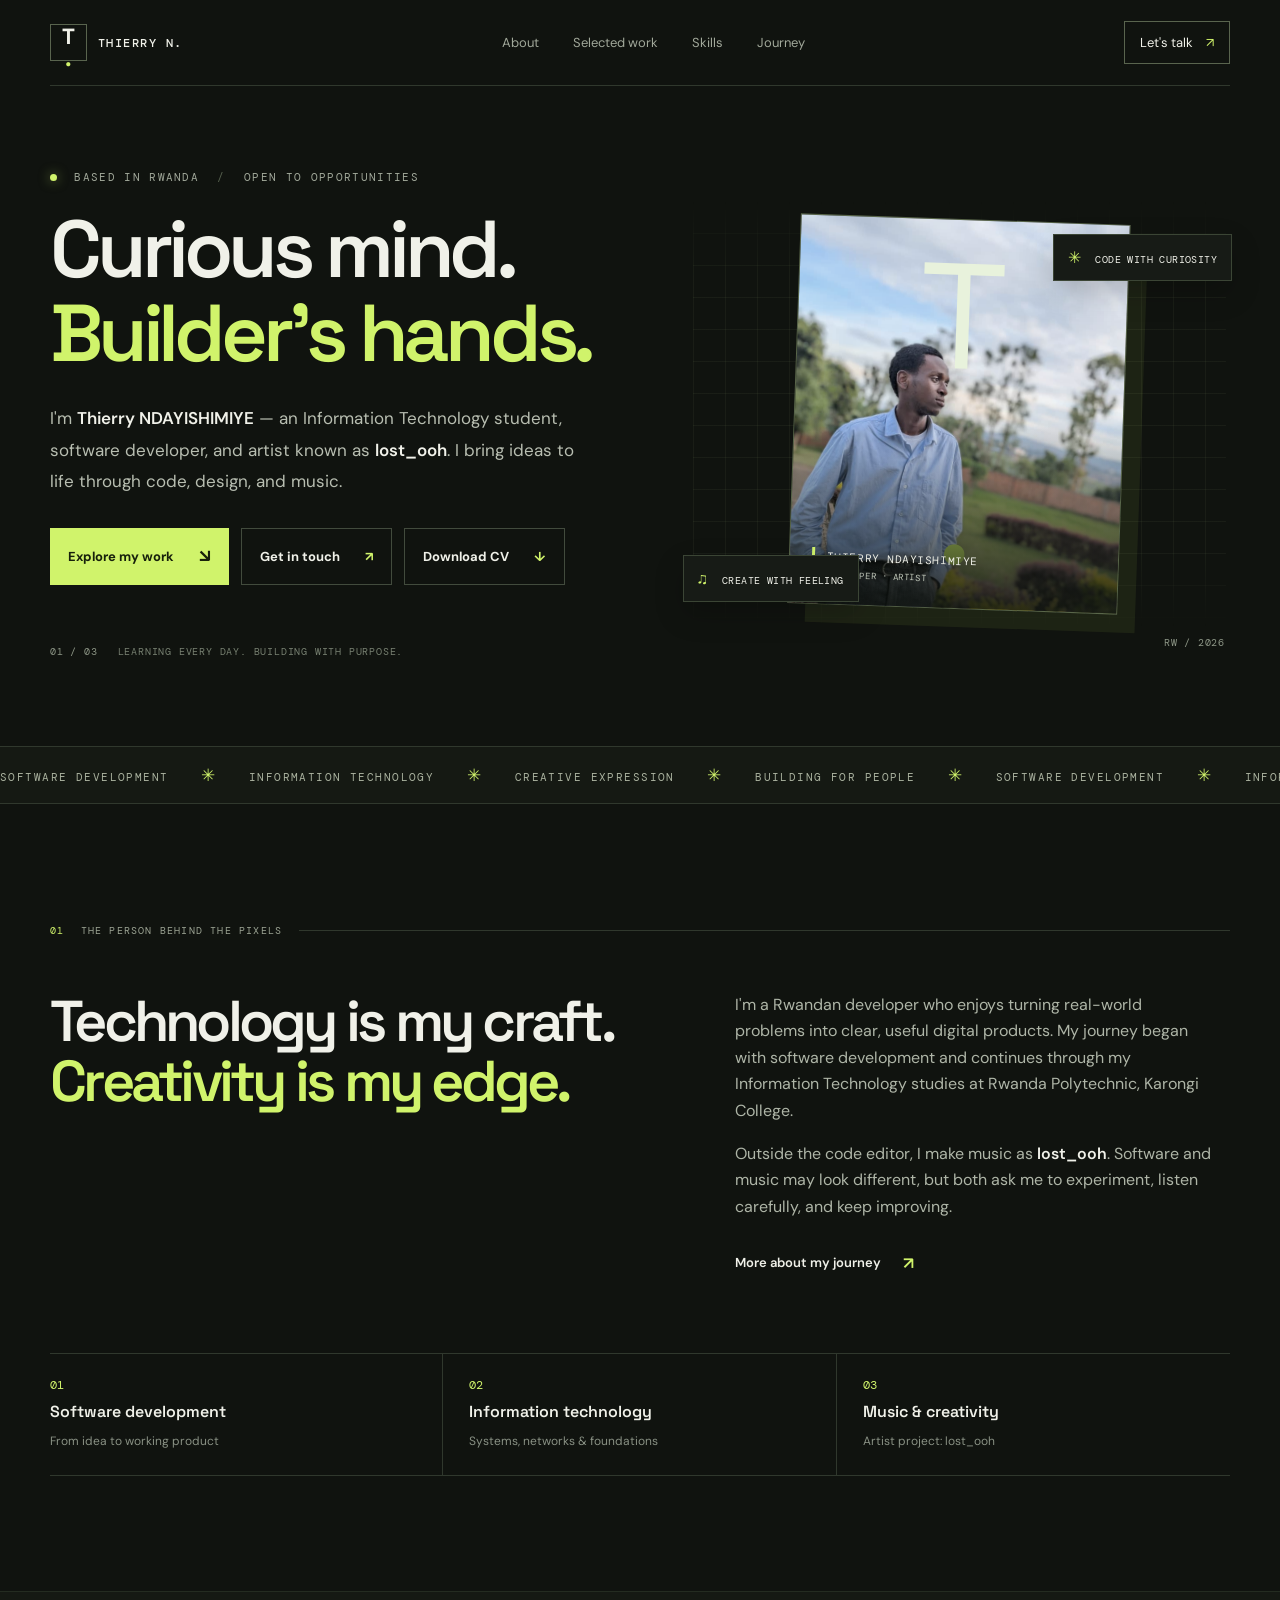
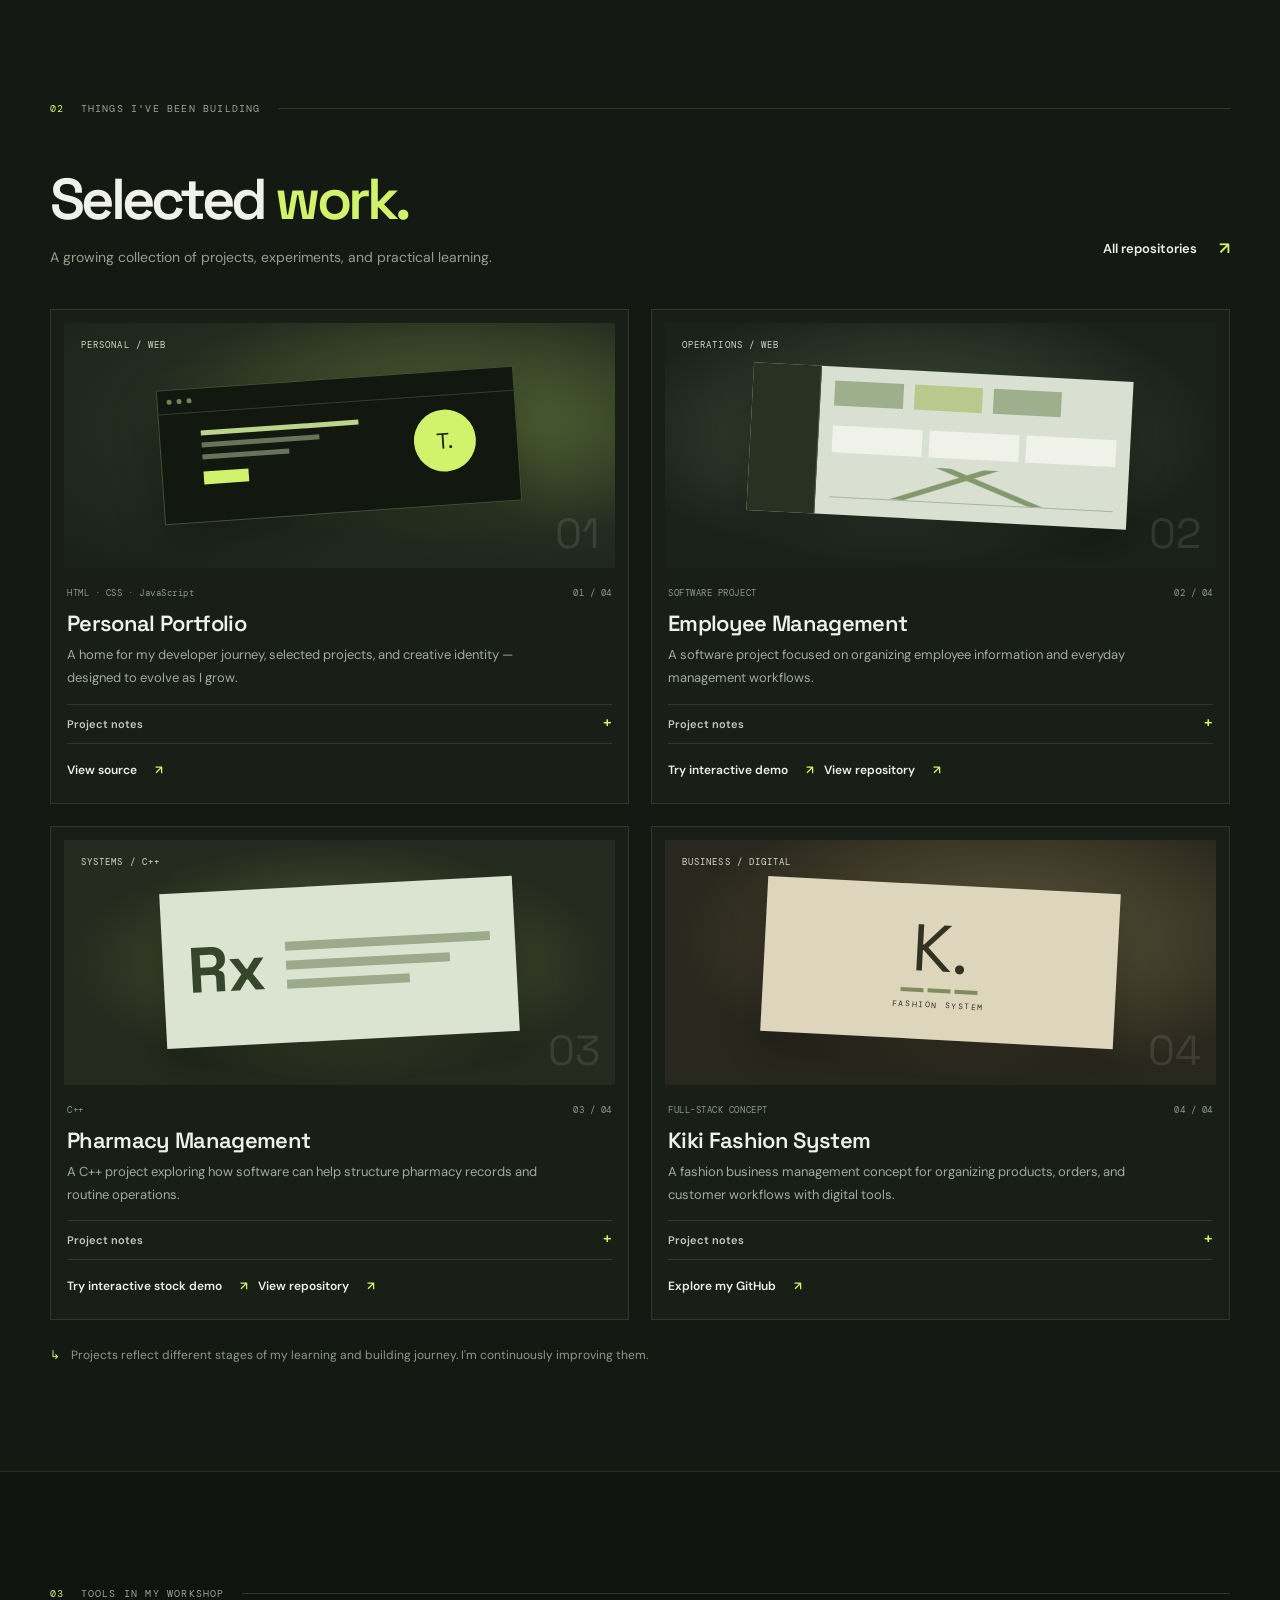
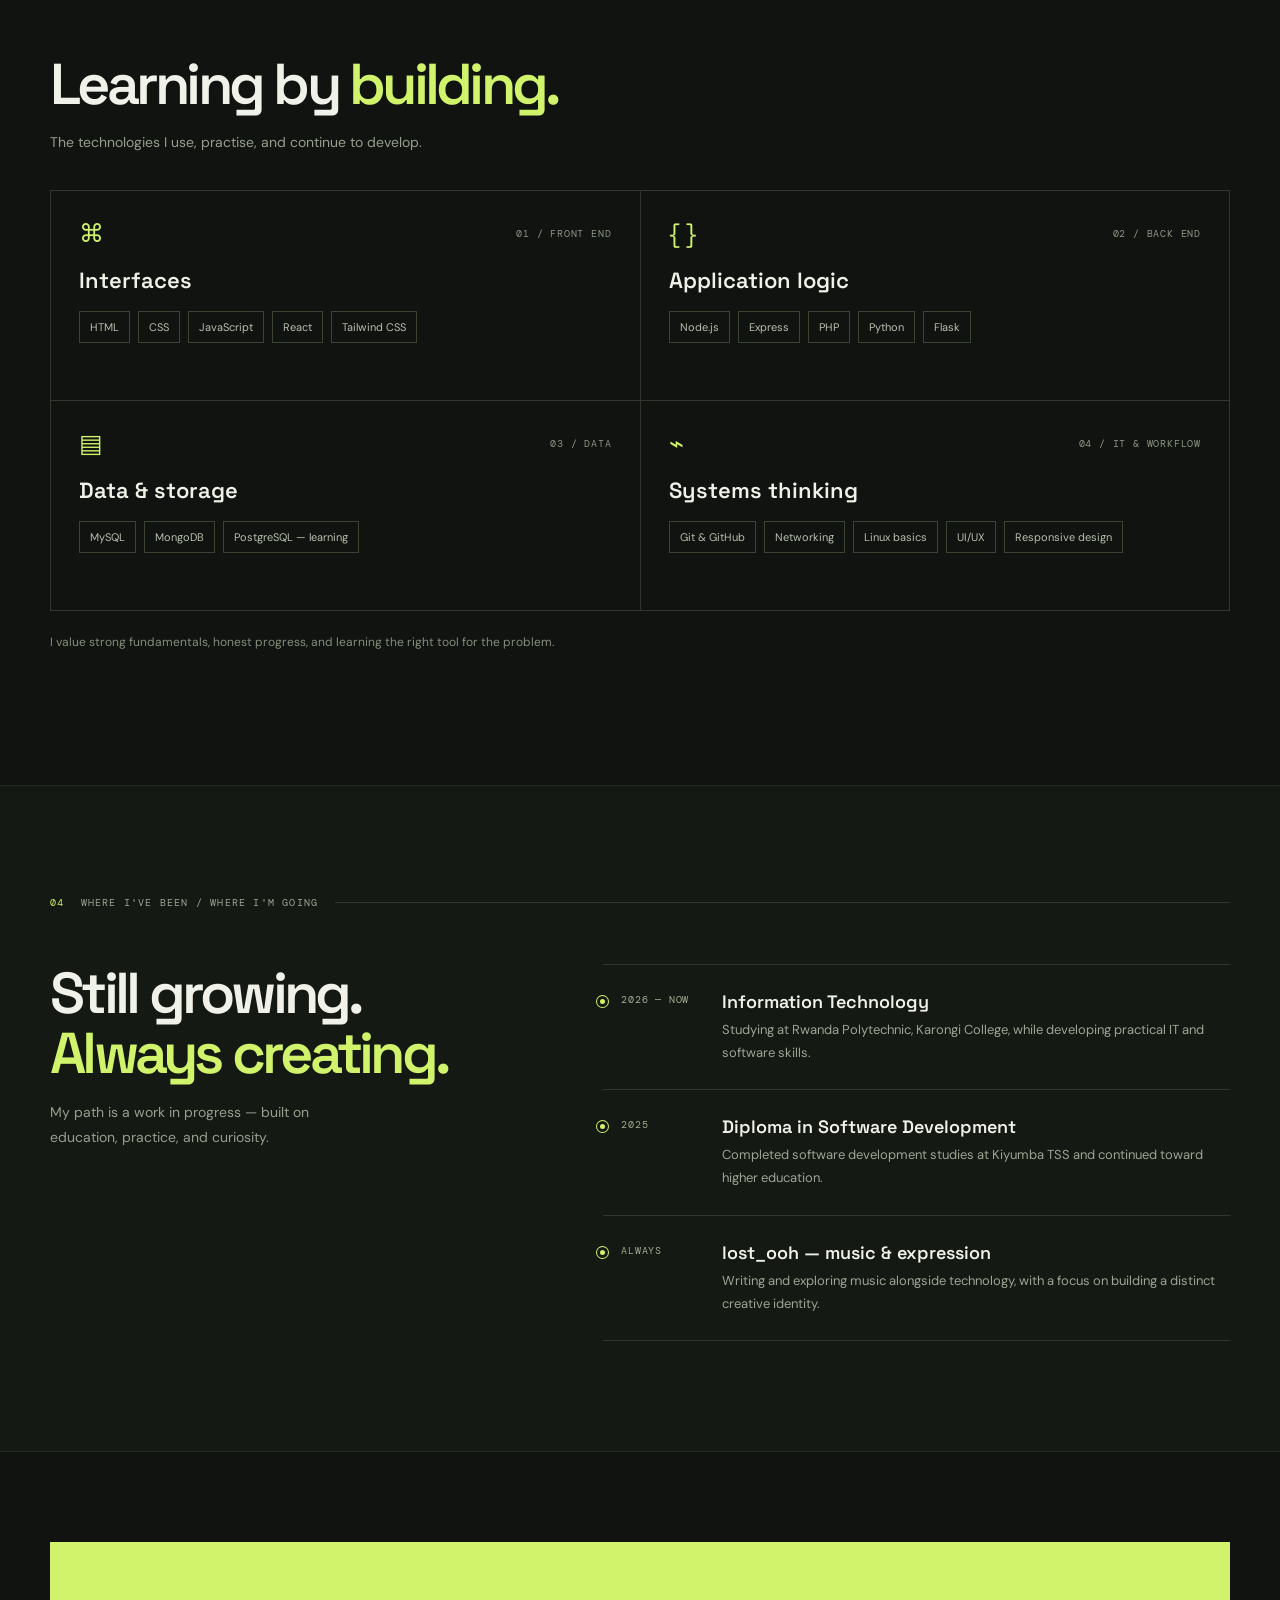
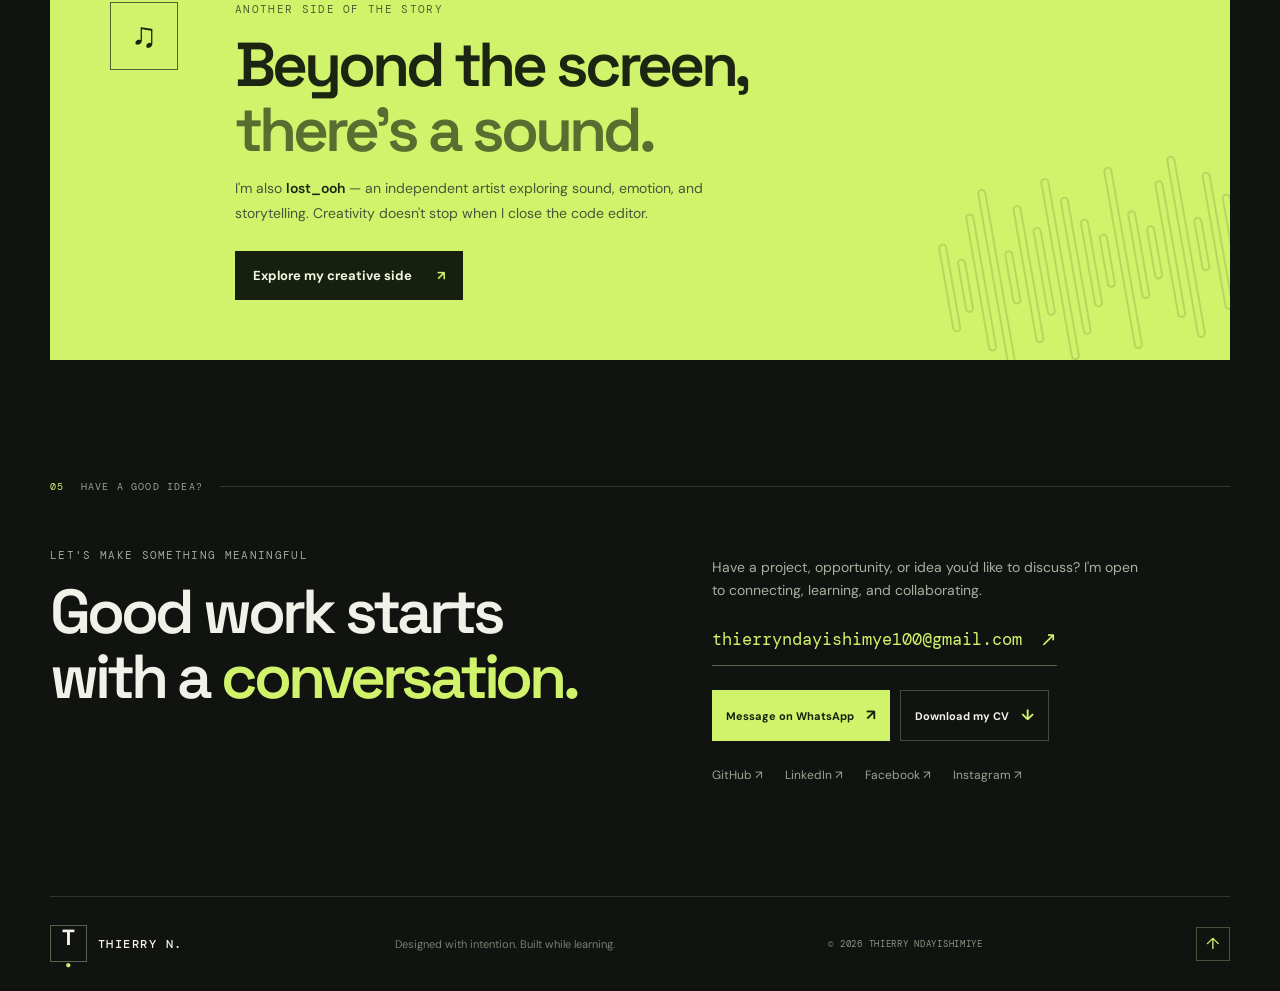
<file: index.html>
<!doctype html>
<html lang="en">
<head>
  <meta charset="utf-8">
  <meta name="viewport" content="width=device-width, initial-scale=1">
  <meta name="theme-color" content="#10130f">
  <meta name="description" content="Thierry NDAYISHIMIYE — Information Technology student, software developer, and recording artist from Rwanda. Explore projects, skills, and creative work.">
  <meta property="og:title" content="Thierry NDAYISHIMIYE — Developer & Artist">
  <meta property="og:description" content="I build useful digital experiences and create music. Explore my projects, skills, and journey.">
  <meta property="og:type" content="website">
  <meta property="og:url" content="https://ndayishimiyeportfolio.netlify.app/">
  <meta name="author" content="Thierry NDAYISHIMIYE">
  <meta name="robots" content="index, follow">
  <link rel="canonical" href="https://ndayishimiyeportfolio.netlify.app/">
  <script type="application/ld+json">
  {
    "@context": "https://schema.org",
    "@type": "Person",
    "name": "Thierry NDAYISHIMIYE",
    "url": "https://ndayishimiyeportfolio.netlify.app/",
    "jobTitle": "Software Developer",
    "alumniOf": ["Kiyumba TSS", "Rwanda Polytechnic, Karongi College"],
    "knowsAbout": ["Software Development", "Information Technology", "Web Development"],
    "sameAs": ["https://github.com/thierryndayishimiyedev", "https://www.linkedin.com/in/thierry-ndayishimiye-b592a737a/", "https://www.instagram.com/lost_ooh/"]
  }
  </script>
  <title>Thierry NDAYISHIMIYE — Developer & Artist</title>
  <link rel="preconnect" href="https://fonts.googleapis.com">
  <link rel="preconnect" href="https://fonts.gstatic.com" crossorigin>
  <link href="https://fonts.googleapis.com/css2?family=DM+Mono:wght@400;500&family=DM+Sans:wght@400;500;600;700&family=Space+Grotesk:wght@400;500;600;700&display=swap" rel="stylesheet">
  <link rel="stylesheet" href="style.css">
  <script defer src="script.js"></script>
</head>
<body>
  <div class="site-shell">
    <header class="site-header">
      <a class="brand" href="#home" aria-label="Thierry home"><span class="brand-mark">T<span>.</span></span><span class="brand-name">THIERRY N.</span></a>
      <button class="menu-toggle" aria-expanded="false" aria-controls="nav-list" aria-label="Open navigation"><span></span><span></span></button>
      <nav class="main-nav" aria-label="Main navigation">
        <ul id="nav-list">
          <li><a href="#about">About</a></li><li><a href="#work">Selected work</a></li><li><a href="#skills">Skills</a></li><li><a href="#journey">Journey</a></li>
        </ul>
      </nav>
      <a class="header-cta" href="#contact">Let's talk <span>↗</span></a>
    </header>

    <main>
      <section class="hero section-wrap" id="home">
        <div class="hero-copy">
          <p class="eyebrow"><span class="status-dot"></span> BASED IN RWANDA <span class="eyebrow-divider">/</span> OPEN TO OPPORTUNITIES</p>
          <h1>Curious mind.<br><span class="headline-accent">Builder's hands.</span></h1>
          <p class="hero-lede">I'm <strong>Thierry NDAYISHIMIYE</strong> — an Information Technology student, software developer, and artist known as <strong>lost_ooh</strong>. I bring ideas to life through code, design, and music.</p>
          <div class="hero-actions">
            <a class="button button-primary" href="#work">Explore my work <span>↘</span></a>
            <a class="button button-quiet" href="#contact">Get in touch <span>↗</span></a>
            <a class="button button-outline" href="Thierry_NDAYISHIMIYE_CV_Updated_With_EBM.pdf" download>Download CV <span>↓</span></a>
          </div>
          <div class="hero-footnote"><span class="mono">01 / 03</span><span>LEARNING EVERY DAY. BUILDING WITH PURPOSE.</span></div>
        </div>
        <div class="hero-visual">
          <div class="visual-grid" aria-hidden="true"></div>
          <div class="portrait-frame">
            <img src="images/kamara1.jpg" alt="Portrait of Thierry NDAYISHIMIYE" onerror="this.style.display='none';this.parentElement.classList.add('portrait-fallback')">
            <div class="portrait-fallback-text" aria-hidden="true">T<span>.</span></div>
            <div class="portrait-tag"><span class="tag-line"></span><span>THIERRY NDAYISHIMIYE<br><small>DEVELOPER · ARTIST</small></span></div>
          </div>
          <div class="orbit-note note-top"><span class="note-icon">✳</span> CODE WITH CURIOSITY</div>
          <div class="orbit-note note-bottom"><span class="note-icon">♫</span> CREATE WITH FEELING</div>
          <div class="visual-index mono">RW / 2026</div>
        </div>
      </section>

      <div class="ticker" aria-label="Areas of interest"><div class="ticker-track"><span>SOFTWARE DEVELOPMENT <b>✳</b> INFORMATION TECHNOLOGY <b>✳</b> CREATIVE EXPRESSION <b>✳</b> BUILDING FOR PEOPLE <b>✳</b> SOFTWARE DEVELOPMENT <b>✳</b> INFORMATION TECHNOLOGY <b>✳</b> CREATIVE EXPRESSION <b>✳</b> BUILDING FOR PEOPLE <b>✳</b></span></div></div>

      <section class="section-wrap about-section" id="about">
        <div class="section-label"><span class="mono">01</span><span>THE PERSON BEHIND THE PIXELS</span></div>
        <div class="about-layout">
          <h2>Technology is my craft.<br><span>Creativity is my edge.</span></h2>
          <div class="about-copy">
            <p>I'm a Rwandan developer who enjoys turning real-world problems into clear, useful digital products. My journey began with software development and continues through my Information Technology studies at Rwanda Polytechnic, Karongi College.</p>
            <p>Outside the code editor, I make music as <strong>lost_ooh</strong>. Software and music may look different, but both ask me to experiment, listen carefully, and keep improving.</p>
            <a class="text-link" href="#journey">More about my journey <span>↗</span></a>
          </div>
        </div>
        <div class="facts-row">
          <div class="fact"><span class="fact-number">01</span><span class="fact-title">Software development</span><span class="fact-detail">From idea to working product</span></div>
          <div class="fact"><span class="fact-number">02</span><span class="fact-title">Information technology</span><span class="fact-detail">Systems, networks & foundations</span></div>
          <div class="fact"><span class="fact-number">03</span><span class="fact-title">Music & creativity</span><span class="fact-detail">Artist project: lost_ooh</span></div>
        </div>
      </section>

      <section class="work-section" id="work">
        <div class="section-wrap">
          <div class="section-label"><span class="mono">02</span><span>THINGS I'VE BEEN BUILDING</span></div>
          <div class="section-heading-row"><div><h2>Selected <span>work.</span></h2><p class="section-intro">A growing collection of projects, experiments, and practical learning.</p></div><a class="text-link" href="https://github.com/thierryndayishimiyedev" target="_blank" rel="noreferrer">All repositories <span>↗</span></a></div>
          <div class="projects-grid">
            <article class="project-card project-featured">
              <div class="project-art art-portfolio"><span class="art-kicker">PERSONAL / WEB</span><div class="mini-browser"><div class="browser-dots"><i></i><i></i><i></i></div><div class="mini-layout"><div class="mini-lines"><b></b><b></b><b></b><i></i></div><div class="mini-circle">T.</div></div></div><span class="art-number">01</span></div>
              <div class="project-meta"><span>HTML · CSS · JavaScript</span><span>01 / 04</span></div>
              <h3>Personal Portfolio</h3><p>A home for my developer journey, selected projects, and creative identity — designed to evolve as I grow.</p>
              <details class="project-details"><summary>Project notes</summary><p>Built as a lightweight static website. The focus is clear personal positioning, responsive layouts, accessible navigation, and a fast experience without a framework.</p></details>
              <a class="project-link" href="https://github.com/thierryndayishimiyedev/ndayishimiye-portfolio" target="_blank" rel="noreferrer">View source <span>↗</span></a>
            </article>
            <article class="project-card">
              <div class="project-art art-employee"><span class="art-kicker">OPERATIONS / WEB</span><div class="dashboard-art"><div class="dash-sidebar"></div><div class="dash-main"><i></i><i></i><i></i><div class="dash-cards"><b></b><b></b><b></b></div><div class="dash-chart"></div></div></div><span class="art-number">02</span></div>
              <div class="project-meta"><span>SOFTWARE PROJECT</span><span>02 / 04</span></div>
              <h3>Employee Management</h3><p>A software project focused on organizing employee information and everyday management workflows.</p>
              <details class="project-details"><summary>Project notes</summary><p>Explores how employee records and common management tasks can be organized in a dedicated application. Visit the repository for the implementation and current feature set.</p></details>
              <a class="project-link" href="demos/employee-management.html">Try interactive demo <span>↗</span></a>
              <a class="project-link" href="https://github.com/thierryndayishimiyedev/employee-management-system" target="_blank" rel="noreferrer">View repository <span>↗</span></a>
            </article>
            <article class="project-card">
              <div class="project-art art-pharmacy"><span class="art-kicker">SYSTEMS / C++</span><div class="pharmacy-art"><span>Rx</span><div><i></i><i></i><i></i></div></div><span class="art-number">03</span></div>
              <div class="project-meta"><span>C++</span><span>03 / 04</span></div>
              <h3>Pharmacy Management</h3><p>A C++ project exploring how software can help structure pharmacy records and routine operations.</p>
              <details class="project-details"><summary>Project notes</summary><p>A C++ learning project centered on organizing pharmacy-related information. The repository is the best place to review its current structure and capabilities.</p></details>
              <a class="project-link" href="demos/pharmacy-stock.html">Try interactive stock demo <span>↗</span></a>
              <a class="project-link" href="https://github.com/thierryndayishimiyedev/pharmacy2-System-Cpp" target="_blank" rel="noreferrer">View repository <span>↗</span></a>
            </article>
            <article class="project-card">
              <div class="project-art art-fashion"><span class="art-kicker">BUSINESS / DIGITAL</span><div class="fashion-art"><span>K.</span><div><i></i><i></i><i></i></div><small>FASHION SYSTEM</small></div><span class="art-number">04</span></div>
              <div class="project-meta"><span>FULL-STACK CONCEPT</span><span>04 / 04</span></div>
              <h3>Kiki Fashion System</h3><p>A fashion business management concept for organizing products, orders, and customer workflows with digital tools.</p>
              <details class="project-details"><summary>Project notes</summary><p>A digital workflow concept for a fashion business. The goal is to make product and order information easier to manage; see my GitHub profile for the latest project code.</p></details>
              <a class="project-link" href="https://github.com/thierryndayishimiyedev" target="_blank" rel="noreferrer">Explore my GitHub <span>↗</span></a>
            </article>
          </div>
          <p class="project-note"><span>↳</span> Projects reflect different stages of my learning and building journey. I'm continuously improving them.</p>
        </div>
      </section>

      <section class="section-wrap skills-section" id="skills">
        <div class="section-label"><span class="mono">03</span><span>TOOLS IN MY WORKSHOP</span></div>
        <div class="section-heading-row"><div><h2>Learning by <span>building.</span></h2><p class="section-intro">The technologies I use, practise, and continue to develop.</p></div></div>
        <div class="skills-layout">
          <div class="skill-group"><div class="skill-group-top"><span class="skill-symbol">⌘</span><span class="mono">01 / FRONT END</span></div><h3>Interfaces</h3><div class="skill-tags"><span>HTML</span><span>CSS</span><span>JavaScript</span><span>React</span><span>Tailwind CSS</span></div></div>
          <div class="skill-group"><div class="skill-group-top"><span class="skill-symbol">{ }</span><span class="mono">02 / BACK END</span></div><h3>Application logic</h3><div class="skill-tags"><span>Node.js</span><span>Express</span><span>PHP</span><span>Python</span><span>Flask</span></div></div>
          <div class="skill-group"><div class="skill-group-top"><span class="skill-symbol">▤</span><span class="mono">03 / DATA</span></div><h3>Data & storage</h3><div class="skill-tags"><span>MySQL</span><span>MongoDB</span><span>PostgreSQL — learning</span></div></div>
          <div class="skill-group"><div class="skill-group-top"><span class="skill-symbol">⌁</span><span class="mono">04 / IT & WORKFLOW</span></div><h3>Systems thinking</h3><div class="skill-tags"><span>Git & GitHub</span><span>Networking</span><span>Linux basics</span><span>UI/UX</span><span>Responsive design</span></div></div>
        </div>
        <p class="skills-footnote">I value strong fundamentals, honest progress, and learning the right tool for the problem.</p>
      </section>

      <section class="journey-section" id="journey">
        <div class="section-wrap">
          <div class="section-label"><span class="mono">04</span><span>WHERE I'VE BEEN / WHERE I'M GOING</span></div>
          <div class="journey-layout"><div><h2>Still growing.<br><span>Always creating.</span></h2><p class="section-intro">My path is a work in progress — built on education, practice, and curiosity.</p></div>
            <div class="timeline">
              <article class="timeline-item"><span class="timeline-dot"></span><span class="mono timeline-date">2026 — NOW</span><div><h3>Information Technology</h3><p>Studying at Rwanda Polytechnic, Karongi College, while developing practical IT and software skills.</p></div></article>
              <article class="timeline-item"><span class="timeline-dot"></span><span class="mono timeline-date">2025</span><div><h3>Diploma in Software Development</h3><p>Completed software development studies at Kiyumba TSS and continued toward higher education.</p></div></article>
              <article class="timeline-item"><span class="timeline-dot"></span><span class="mono timeline-date">ALWAYS</span><div><h3>lost_ooh — music & expression</h3><p>Writing and exploring music alongside technology, with a focus on building a distinct creative identity.</p></div></article>
            </div>
          </div>
        </div>
      </section>

      <section class="creative-section section-wrap">
        <div class="creative-card"><div class="creative-symbol">♫</div><div><p class="eyebrow">ANOTHER SIDE OF THE STORY</p><h2>Beyond the screen,<br><span>there's a sound.</span></h2><p>I'm also <strong>lost_ooh</strong> — an independent artist exploring sound, emotion, and storytelling. Creativity doesn't stop when I close the code editor.</p><a class="button button-light" href="https://www.facebook.com/lostoohmusic" target="_blank" rel="noreferrer">Explore my creative side <span>↗</span></a></div><div class="sound-wave" aria-hidden="true"><i></i><i></i><i></i><i></i><i></i><i></i><i></i><i></i><i></i><i></i><i></i><i></i><i></i><i></i><i></i><i></i><i></i><i></i><i></i></div></div>
      </section>

      <section class="contact-section section-wrap" id="contact">
        <div class="section-label"><span class="mono">05</span><span>HAVE A GOOD IDEA?</span></div>
        <div class="contact-layout"><div><p class="eyebrow">LET'S MAKE SOMETHING MEANINGFUL</p><h2>Good work starts<br>with a <span>conversation.</span></h2></div><div class="contact-copy"><p>Have a project, opportunity, or idea you'd like to discuss? I'm open to connecting, learning, and collaborating.</p><a class="contact-email" href="mailto:thierryndayishimye100@gmail.com?subject=Portfolio%20enquiry">thierryndayishimye100@gmail.com <span>↗</span></a>
          <div class="contact-actions"><a class="button button-primary" href="https://wa.me/250795579736" target="_blank" rel="noreferrer">Message on WhatsApp <span>↗</span></a><a class="button button-quiet" href="Thierry_NDAYISHIMIYE_CV_Updated_With_EBM.pdf" download>Download my CV <span>↓</span></a></div><div class="social-links"><a href="https://github.com/thierryndayishimiyedev" target="_blank" rel="noreferrer">GitHub ↗</a><a href="https://www.linkedin.com/in/thierry-ndayishimiye-b592a737a/" target="_blank" rel="noreferrer">LinkedIn ↗</a><a href="https://www.facebook.com/lostoohmusic" target="_blank" rel="noreferrer">Facebook ↗</a><a href="https://www.instagram.com/lost_ooh/" target="_blank" rel="noreferrer">Instagram ↗</a></div></div></div>
      </section>
    </main>
    <footer class="site-footer section-wrap"><a class="brand" href="#home"><span class="brand-mark">T<span>.</span></span><span class="brand-name">THIERRY N.</span></a><p>Designed with intention. Built while learning.</p><span class="mono">© <span id="year"></span> THIERRY NDAYISHIMIYE</span><a class="back-top" href="#home" aria-label="Back to top">↑</a></footer>
  </div>
</body>
</html>
</file>
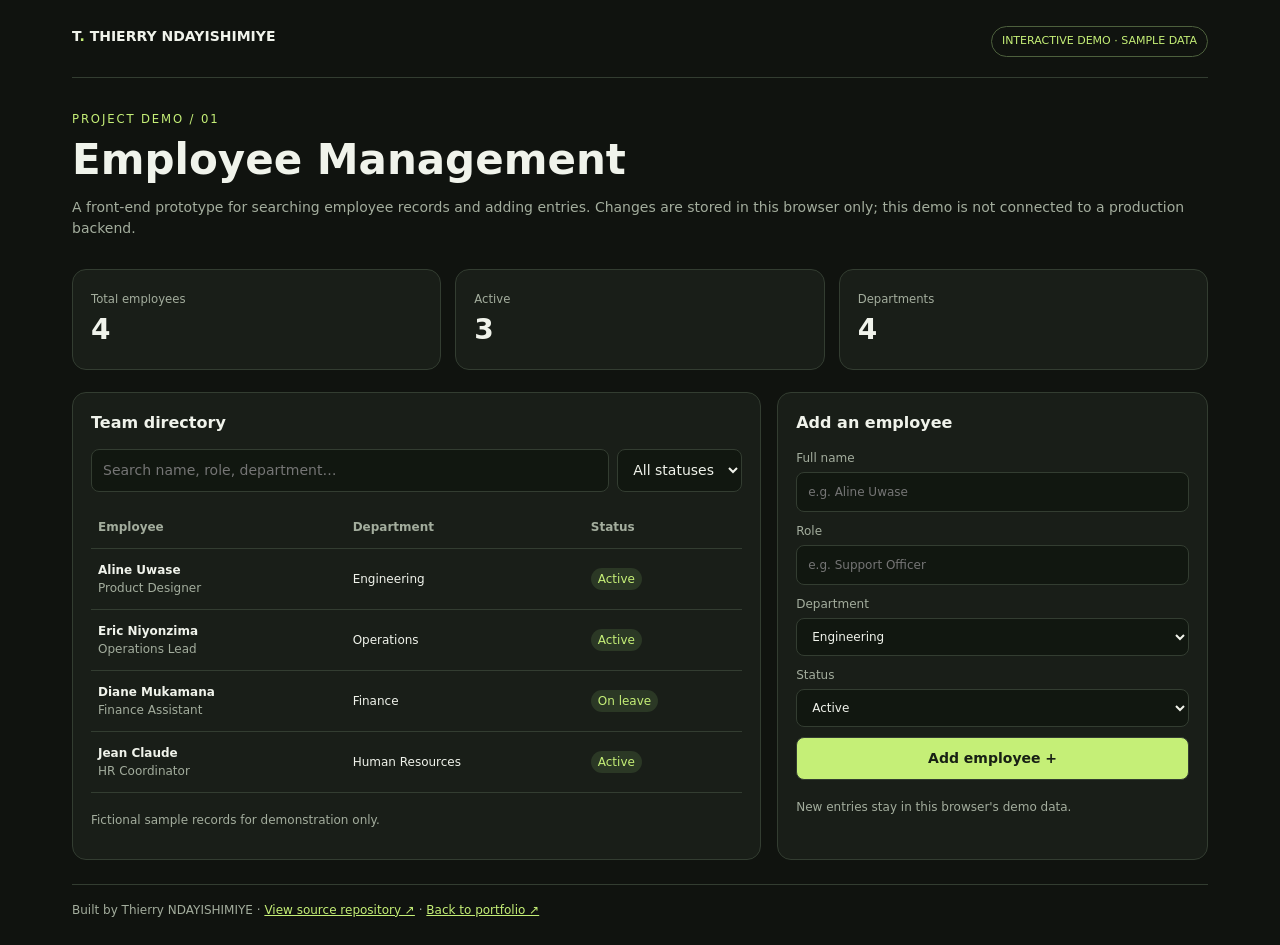
<file: demos/employee-management.html>
<!doctype html><html lang="en"><head><meta charset="utf-8"><meta name="viewport" content="width=device-width,initial-scale=1"><meta name="description" content="Interactive employee management prototype by Thierry NDAYISHIMIYE"><title>Employee Management Demo | Thierry N.</title><style>
:root{--bg:#10130f;--panel:#191e18;--text:#f0f3eb;--muted:#a3ad9d;--line:#333d31;--accent:#c5ef77}*{box-sizing:border-box}body{margin:0;background:var(--bg);color:var(--text);font:14px/1.5 system-ui,sans-serif}.shell{max-width:1180px;margin:auto;padding:26px 22px}.top{display:flex;justify-content:space-between;gap:18px;border-bottom:1px solid var(--line);padding-bottom:20px}.brand{font-weight:800;color:var(--text);text-decoration:none}.brand span,a{color:var(--accent)}.badge{font-size:11px;color:var(--accent);border:1px solid #4d603d;border-radius:30px;padding:6px 10px}.intro{margin:30px 0}.intro small{color:var(--accent);letter-spacing:.16em}.intro h1{font-size:clamp(28px,4vw,42px);line-height:1.1;margin:8px 0}.intro p,.notice,.footer{color:var(--muted)}.stats{display:grid;grid-template-columns:repeat(3,1fr);gap:14px;margin:22px 0}.stat,.box{background:var(--panel);border:1px solid var(--line);border-radius:14px;padding:18px}.stat small{color:var(--muted)}.stat strong{display:block;font-size:28px}.layout{display:grid;grid-template-columns:1.6fr 1fr;gap:16px}.box h2{font-size:16px;margin:0 0 14px}.toolbar{display:flex;gap:8px;margin-bottom:14px}input,select,button{font:inherit;border-radius:8px;border:1px solid var(--line);padding:10px 11px;background:#111710;color:var(--text)}input{min-width:0;flex:1}button{cursor:pointer;background:var(--accent);color:#182014;font-weight:700}table{width:100%;border-collapse:collapse;font-size:12px}th,td{text-align:left;padding:12px 7px;border-bottom:1px solid var(--line)}th{color:var(--muted)}.status{color:var(--accent);background:#2b3825;padding:4px 7px;border-radius:20px}.formgrid{display:grid;gap:10px}.formgrid label{font-size:12px;color:var(--muted)}.formgrid input,.formgrid select{display:block;width:100%;margin-top:5px}.notice{font-size:12px;margin-top:18px}.footer{margin-top:24px;padding-top:16px;border-top:1px solid var(--line);font-size:12px}@media(max-width:760px){.layout{grid-template-columns:1fr}.stats{grid-template-columns:1fr}.top{flex-direction:column}table{font-size:11px}}
</style></head><body><main class="shell"><header class="top"><a class="brand" href="../index.html">T<span>.</span> THIERRY NDAYISHIMIYE</a><span class="badge">INTERACTIVE DEMO · SAMPLE DATA</span></header><section class="intro"><small>PROJECT DEMO / 01</small><h1>Employee Management</h1><p>A front-end prototype for searching employee records and adding entries. Changes are stored in this browser only; this demo is not connected to a production backend.</p></section><section class="stats"><div class="stat"><small>Total employees</small><strong id="total">4</strong></div><div class="stat"><small>Active</small><strong id="active">3</strong></div><div class="stat"><small>Departments</small><strong id="departments">4</strong></div></section><section class="layout"><div class="box"><h2>Team directory</h2><div class="toolbar"><input id="search" placeholder="Search name, role, department…" aria-label="Search employees"><select id="filter"><option value="all">All statuses</option><option>Active</option><option>On leave</option></select></div><div style="overflow-x:auto"><table><thead><tr><th>Employee</th><th>Department</th><th>Status</th></tr></thead><tbody id="rows"></tbody></table></div><p class="notice">Fictional sample records for demonstration only.</p></div><div class="box"><h2>Add an employee</h2><form id="form" class="formgrid"><label>Full name<input required id="name" placeholder="e.g. Aline Uwase"></label><label>Role<input required id="role" placeholder="e.g. Support Officer"></label><label>Department<select id="department"><option>Engineering</option><option>Operations</option><option>Finance</option><option>Human Resources</option><option>Support</option></select></label><label>Status<select id="status"><option>Active</option><option>On leave</option></select></label><button type="submit">Add employee +</button></form><p id="feedback" class="notice" aria-live="polite">New entries stay in this browser's demo data.</p></div></section><footer class="footer">Built by Thierry NDAYISHIMIYE · <a href="https://github.com/thierryndayishimiyedev/employee-management-system">View source repository ↗</a> · <a href="../index.html">Back to portfolio ↗</a></footer></main><script>
const initial=[{name:"Aline Uwase",role:"Product Designer",department:"Engineering",status:"Active"},{name:"Eric Niyonzima",role:"Operations Lead",department:"Operations",status:"Active"},{name:"Diane Mukamana",role:"Finance Assistant",department:"Finance",status:"On leave"},{name:"Jean Claude",role:"HR Coordinator",department:"Human Resources",status:"Active"}];let people;try{people=JSON.parse(localStorage.getItem("thierry-employee-demo")||"null")||initial}catch(e){people=initial}const $=id=>document.getElementById(id);function esc(s){return String(s).replace(/[&<>"']/g,c=>({"&":"&amp;","<":"&lt;",">":"&gt;",'"':"&quot;","'":"&#39;"}[c]))}function render(){const q=$("search").value.toLowerCase(),f=$("filter").value;const list=people.filter(p=>(p.name+" "+p.role+" "+p.department).toLowerCase().includes(q)&&(f==="all"||p.status===f));$("rows").innerHTML=list.map(p=>"<tr><td><strong>"+esc(p.name)+"</strong><br><span style='color:#a3ad9d'>"+esc(p.role)+"</span></td><td>"+esc(p.department)+"</td><td><span class='status'>"+esc(p.status)+"</span></td></tr>").join("")||"<tr><td colspan='3'>No matching employees.</td></tr>";$("total").textContent=people.length;$("active").textContent=people.filter(p=>p.status==="Active").length;$("departments").textContent=new Set(people.map(p=>p.department)).size;try{localStorage.setItem("thierry-employee-demo",JSON.stringify(people))}catch(e){}}$("search").addEventListener("input",render);$("filter").addEventListener("change",render);$("form").addEventListener("submit",e=>{e.preventDefault();people.unshift({name:$("name").value.trim(),role:$("role").value.trim(),department:$("department").value,status:$("status").value});$("form").reset();$("feedback").textContent="Employee added to this browser's demo data.";render()});render();
</script></body></html>
</file>
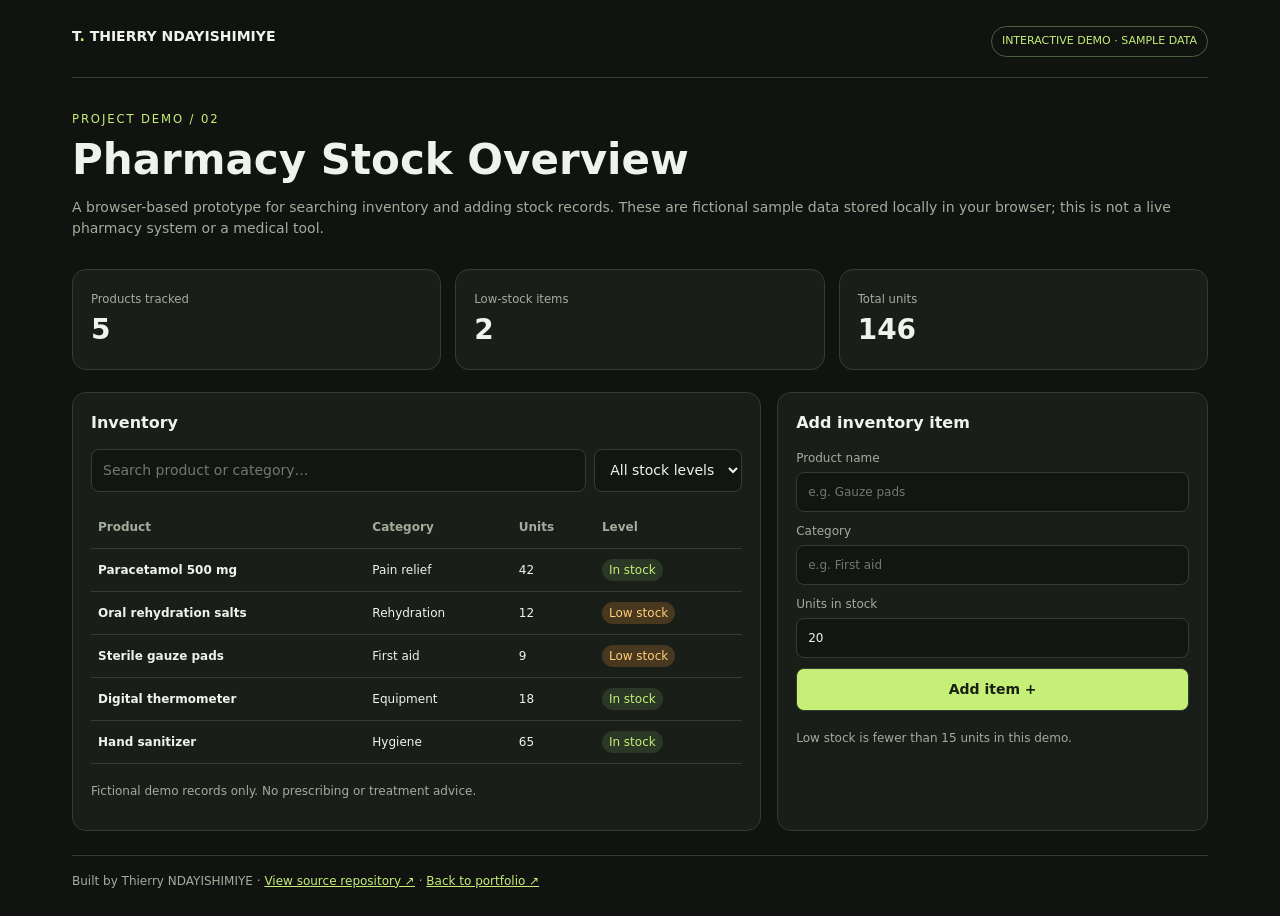
<file: demos/pharmacy-stock.html>
<!doctype html><html lang="en"><head><meta charset="utf-8"><meta name="viewport" content="width=device-width,initial-scale=1"><meta name="description" content="Interactive pharmacy inventory prototype by Thierry NDAYISHIMIYE"><title>Pharmacy Stock Demo | Thierry N.</title><style>
:root{--bg:#10130f;--panel:#191e18;--text:#f0f3eb;--muted:#a3ad9d;--line:#333d31;--accent:#c5ef77;--warn:#ffce78}*{box-sizing:border-box}body{margin:0;background:var(--bg);color:var(--text);font:14px/1.5 system-ui,sans-serif}.shell{max-width:1180px;margin:auto;padding:26px 22px}.top{display:flex;justify-content:space-between;gap:18px;border-bottom:1px solid var(--line);padding-bottom:20px}.brand{font-weight:800;color:var(--text);text-decoration:none}.brand span,a{color:var(--accent)}.badge{font-size:11px;color:var(--accent);border:1px solid #4d603d;border-radius:30px;padding:6px 10px}.intro{margin:30px 0}.intro small{color:var(--accent);letter-spacing:.16em}.intro h1{font-size:clamp(28px,4vw,42px);line-height:1.1;margin:8px 0}.intro p,.notice,.footer{color:var(--muted)}.stats{display:grid;grid-template-columns:repeat(3,1fr);gap:14px;margin:22px 0}.stat,.box{background:var(--panel);border:1px solid var(--line);border-radius:14px;padding:18px}.stat small{color:var(--muted)}.stat strong{display:block;font-size:28px}.layout{display:grid;grid-template-columns:1.6fr 1fr;gap:16px}.box h2{font-size:16px;margin:0 0 14px}.toolbar{display:flex;gap:8px;margin-bottom:14px}input,select,button{font:inherit;border-radius:8px;border:1px solid var(--line);padding:10px 11px;background:#111710;color:var(--text)}input{min-width:0;flex:1}button{cursor:pointer;background:var(--accent);color:#182014;font-weight:700}table{width:100%;border-collapse:collapse;font-size:12px}th,td{text-align:left;padding:12px 7px;border-bottom:1px solid var(--line)}th{color:var(--muted)}.stock{padding:4px 7px;border-radius:20px;background:#2b3825;color:var(--accent)}.low{background:#493820;color:var(--warn)}.formgrid{display:grid;gap:10px}.formgrid label{font-size:12px;color:var(--muted)}.formgrid input{display:block;width:100%;margin-top:5px}.notice{font-size:12px;margin-top:18px}.footer{margin-top:24px;padding-top:16px;border-top:1px solid var(--line);font-size:12px}@media(max-width:760px){.layout{grid-template-columns:1fr}.stats{grid-template-columns:1fr}.top{flex-direction:column}table{font-size:11px}}
</style></head><body><main class="shell"><header class="top"><a class="brand" href="../index.html">T<span>.</span> THIERRY NDAYISHIMIYE</a><span class="badge">INTERACTIVE DEMO · SAMPLE DATA</span></header><section class="intro"><small>PROJECT DEMO / 02</small><h1>Pharmacy Stock Overview</h1><p>A browser-based prototype for searching inventory and adding stock records. These are fictional sample data stored locally in your browser; this is not a live pharmacy system or a medical tool.</p></section><section class="stats"><div class="stat"><small>Products tracked</small><strong id="total">5</strong></div><div class="stat"><small>Low-stock items</small><strong id="low">2</strong></div><div class="stat"><small>Total units</small><strong id="units">146</strong></div></section><section class="layout"><div class="box"><h2>Inventory</h2><div class="toolbar"><input id="search" placeholder="Search product or category…" aria-label="Search inventory"><select id="filter"><option value="all">All stock levels</option><option value="low">Low stock</option><option value="ok">In stock</option></select></div><div style="overflow-x:auto"><table><thead><tr><th>Product</th><th>Category</th><th>Units</th><th>Level</th></tr></thead><tbody id="rows"></tbody></table></div><p class="notice">Fictional demo records only. No prescribing or treatment advice.</p></div><div class="box"><h2>Add inventory item</h2><form id="form" class="formgrid"><label>Product name<input required id="name" placeholder="e.g. Gauze pads"></label><label>Category<input required id="category" placeholder="e.g. First aid"></label><label>Units in stock<input required id="units" type="number" min="0" value="20"></label><button type="submit">Add item +</button></form><p id="feedback" class="notice" aria-live="polite">Low stock is fewer than 15 units in this demo.</p></div></section><footer class="footer">Built by Thierry NDAYISHIMIYE · <a href="https://github.com/thierryndayishimiyedev/pharmacy2-System-Cpp">View source repository ↗</a> · <a href="../index.html">Back to portfolio ↗</a></footer></main><script>
const initial=[{name:"Paracetamol 500 mg",category:"Pain relief",units:42},{name:"Oral rehydration salts",category:"Rehydration",units:12},{name:"Sterile gauze pads",category:"First aid",units:9},{name:"Digital thermometer",category:"Equipment",units:18},{name:"Hand sanitizer",category:"Hygiene",units:65}];let items;try{items=JSON.parse(localStorage.getItem("thierry-pharmacy-demo")||"null")||initial}catch(e){items=initial}const $=id=>document.getElementById(id);function esc(s){return String(s).replace(/[&<>"']/g,c=>({"&":"&amp;","<":"&lt;",">":"&gt;",'"':"&quot;","'":"&#39;"}[c]))}function render(){const q=$("search").value.toLowerCase(),f=$("filter").value;const list=items.filter(p=>(p.name+" "+p.category).toLowerCase().includes(q)&&(f==="all"||(f==="low"?p.units<15:p.units>=15)));$("rows").innerHTML=list.map(p=>"<tr><td><strong>"+esc(p.name)+"</strong></td><td>"+esc(p.category)+"</td><td>"+p.units+"</td><td><span class='stock "+(p.units<15?"low":"")+"'>"+(p.units<15?"Low stock":"In stock")+"</span></td></tr>").join("")||"<tr><td colspan='4'>No matching items.</td></tr>";$("total").textContent=items.length;$("low").textContent=items.filter(p=>p.units<15).length;$("units").textContent=items.reduce((a,p)=>a+p.units,0);try{localStorage.setItem("thierry-pharmacy-demo",JSON.stringify(items))}catch(e){}}$("search").addEventListener("input",render);$("filter").addEventListener("change",render);$("form").addEventListener("submit",e=>{e.preventDefault();items.unshift({name:$("name").value.trim(),category:$("category").value.trim(),units:Number($("units").value)});$("form").reset();$("feedback").textContent="Inventory item added to this browser's demo data.";render()});render();
</script></body></html>
</file>
<file: style.css>
:root{--bg:#10130f;--panel:#171b16;--panel-2:#1e241c;--text:#f0f1e9;--muted:#a1a89a;--line:#30382d;--accent:#d0f36b;--accent-ink:#17200b;--serif:'Space Grotesk',sans-serif;--sans:'DM Sans',sans-serif;--mono:'DM Mono',monospace;--max:1180px}
*{box-sizing:border-box}html{scroll-behavior:smooth;scroll-padding-top:90px}body{margin:0;background:var(--bg);color:var(--text);font-family:var(--sans);font-size:16px;line-height:1.65;-webkit-font-smoothing:antialiased}body::before{content:"";position:fixed;inset:0;pointer-events:none;z-index:-1;background-image:radial-gradient(#ffffff08 .7px,transparent .7px);background-size:6px 6px}.site-shell{overflow:hidden}.section-wrap{width:min(var(--max),calc(100% - 64px));margin-inline:auto}.site-header{height:86px;display:flex;align-items:center;justify-content:space-between;width:min(var(--max),calc(100% - 64px));margin:auto;border-bottom:1px solid var(--line);position:relative;z-index:10}.brand{display:inline-flex;align-items:center;gap:11px;color:var(--text);text-decoration:none}.brand-mark{width:37px;height:37px;border:1px solid #59644e;display:grid;place-items:center;font-family:var(--serif);font-size:22px;font-weight:700;line-height:1}.brand-mark span,.headline-accent,.about-layout h2 span,.section-heading-row h2 span,.journey-layout h2 span,.creative-card h2 span,.contact-layout h2 span{color:var(--accent)}.brand-name{font:500 12px var(--mono);letter-spacing:.12em}.main-nav ul{list-style:none;display:flex;gap:34px;padding:0;margin:0}.main-nav a,.header-cta{font-size:13px;color:var(--muted);text-decoration:none;transition:color .2s}.main-nav a:hover,.header-cta:hover,.text-link:hover,.project-link:hover,.social-links a:hover{color:var(--accent)}.header-cta{border:1px solid #59644e;padding:10px 15px;color:var(--text)}.header-cta span{color:var(--accent);margin-left:10px}.menu-toggle{display:none}.hero{min-height:660px;display:grid;grid-template-columns:1.05fr .95fr;align-items:center;gap:40px;padding-top:66px;padding-bottom:70px}.eyebrow{font:11px var(--mono);letter-spacing:.12em;color:var(--muted);margin:0 0 24px}.status-dot{display:inline-block;width:7px;height:7px;background:var(--accent);border-radius:50%;margin-right:9px;box-shadow:0 0 12px #d0f36b80}.eyebrow-divider{margin:0 10px;color:#56604e}.hero h1,.about-layout h2,.section-heading-row h2,.journey-layout h2,.creative-card h2,.contact-layout h2{font-family:var(--serif);font-size:clamp(48px,6.3vw,82px);line-height:1.04;letter-spacing:-.065em;font-weight:600;margin:0}.hero-lede{max-width:550px;color:#b8beb1;font-size:17px;line-height:1.85;margin:28px 0 30px}.hero-lede strong,.about-copy strong,.creative-card strong{color:var(--text);font-weight:600}.hero-actions{display:flex;gap:12px;flex-wrap:wrap}.button{display:inline-flex;align-items:center;gap:25px;padding:14px 18px;text-decoration:none;font-size:13px;font-weight:700;transition:transform .2s,background .2s}.button:hover{transform:translateY(-3px)}.button-primary{background:var(--accent);color:var(--accent-ink)}.button-primary span{font-size:18px}.button-quiet{border:1px solid #424b3d;color:var(--text)}.button-quiet span{color:var(--accent)}.hero-footnote{display:flex;gap:20px;align-items:center;margin-top:60px;color:#778071;font:10px var(--mono);letter-spacing:.08em}.mono{font:10px var(--mono);letter-spacing:.08em;color:#8d9686}.hero-visual{height:470px;position:relative;display:grid;place-items:center}.visual-grid{position:absolute;inset:22px 4px;background-image:linear-gradient(#6c79541c 1px,transparent 1px),linear-gradient(90deg,#6c79541c 1px,transparent 1px);background-size:32px 32px;mask-image:linear-gradient(transparent,#000 18%,#000 82%,transparent)}.portrait-frame{position:relative;width:min(330px,75%);height:390px;border:1px solid #59664a;background:linear-gradient(145deg,#333e2a,#1b2118);z-index:1;transform:rotate(2deg);box-shadow:18px 18px 0 #d0f36b12}.portrait-frame img{width:100%;height:100%;object-fit:cover;filter:saturate(.75);display:block}.portrait-frame::after{content:"";position:absolute;inset:0;background:linear-gradient(180deg,transparent 52%,#0d110dd9)}.portrait-fallback-text{position:absolute;inset:0;display:grid;place-items:center;font:150px var(--serif);color:#e8f2dc}.portrait-fallback-text span{color:var(--accent)}.portrait-tag{position:absolute;bottom:22px;left:22px;display:flex;gap:12px;align-items:center;z-index:2;font:11px var(--mono);letter-spacing:.05em}.portrait-tag small{display:inline-block;margin-top:5px;color:#c4cbbd;font-size:9px}.tag-line{height:34px;width:3px;background:var(--accent)}.orbit-note{position:absolute;z-index:2;background:var(--panel);border:1px solid #3b4535;padding:12px 14px;font:10px var(--mono);letter-spacing:.04em;box-shadow:0 12px 30px #0003}.note-icon{color:var(--accent);font-size:16px;margin-right:8px}.note-top{top:55px;right:-2px}.note-bottom{bottom:47px;left:-6px}.visual-index{position:absolute;bottom:0;right:5px}.ticker{border-block:1px solid var(--line);overflow:hidden;background:#151913}.ticker-track{white-space:nowrap;overflow:hidden;padding:17px 0}.ticker-track span{display:block;min-width:max-content;font:11px var(--mono);letter-spacing:.13em;color:#aab29f;animation:marquee 32s linear infinite}.ticker b{font-size:17px;color:var(--accent);margin:0 24px;font-weight:400}@keyframes marquee{to{transform:translateX(-25%)}}.about-section{padding-top:120px;padding-bottom:115px}.section-label{display:flex;gap:17px;align-items:center;color:#9ba393;font:10px var(--mono);letter-spacing:.12em;margin-bottom:55px}.section-label::after{content:"";height:1px;background:var(--line);flex:1}.section-label .mono{color:var(--accent)}.about-layout{display:grid;grid-template-columns:1.1fr .9fr;gap:80px;align-items:start}.about-layout h2,.section-heading-row h2,.journey-layout h2{font-size:clamp(38px,4.5vw,58px)}.about-copy{max-width:480px;color:#aeb5a7}.about-copy p{margin:0 0 17px}.text-link{display:inline-flex;gap:22px;align-items:center;margin-top:12px;color:var(--text);font-size:13px;font-weight:600;text-decoration:none}.text-link span{color:var(--accent);font-size:17px}.facts-row{display:grid;grid-template-columns:repeat(3,1fr);border-block:1px solid var(--line);margin-top:76px}.fact{padding:23px 20px 24px 0;display:flex;flex-direction:column;gap:6px;border-right:1px solid var(--line)}.fact+.fact{padding-left:26px}.fact:last-child{border:0}.fact-number{font:12px var(--mono);color:var(--accent)}.fact-title{font-family:var(--serif);font-weight:600;font-size:16px}.fact-detail{font-size:12px;color:#899184}.work-section{background:#151913;padding:110px 0 105px;border-block:1px solid #242c21}.section-heading-row{display:flex;align-items:end;justify-content:space-between;gap:30px;margin-bottom:40px}.section-heading-row .text-link{margin-bottom:7px}.section-intro{color:#969f8e;margin:16px 0 0;font-size:14px}.projects-grid{display:grid;grid-template-columns:repeat(2,minmax(0,1fr));gap:22px}.project-card{min-width:0;border:1px solid #30382d;background:#191e17;padding:13px;transition:transform .25s,border-color .25s}.project-card:hover{transform:translateY(-5px);border-color:#67764d}.project-art{height:245px;position:relative;overflow:hidden;display:grid;place-items:center;background:#232a1e}.art-kicker{position:absolute;top:16px;left:17px;font:9px var(--mono);letter-spacing:.12em;color:#d4dbc8;z-index:2}.art-number{position:absolute;right:15px;bottom:8px;font:42px var(--serif);color:#ffffff1a}.art-portfolio{background:radial-gradient(ellipse at 70% 40%,#566b37,#242c20 58%,#1a2017)}.mini-browser{width:65%;height:135px;background:#121710;border:1px solid #8a9b6a70;box-shadow:0 15px 45px #0005;transform:rotate(-4deg)}.browser-dots{display:flex;gap:5px;padding:9px;border-bottom:1px solid #343d2c}.browser-dots i{width:5px;height:5px;border-radius:50%;background:#72835a}.mini-layout{display:flex;align-items:center;justify-content:space-around;padding:14px}.mini-lines{width:48%;display:grid;gap:7px}.mini-lines b{height:5px;background:#b9d68a;width:100%}.mini-lines b:nth-child(2){width:75%;background:#68745a}.mini-lines b:nth-child(3){width:55%;background:#68745a}.mini-lines i{width:45px;height:13px;background:var(--accent);margin-top:5px}.mini-circle{width:62px;height:62px;border-radius:50%;background:#d0f36b;color:#1b2511;display:grid;place-items:center;font:22px var(--serif)}.art-employee{background:radial-gradient(ellipse at 45% 45%,#41533c,#1b221a 70%)}.dashboard-art{width:69%;height:148px;display:flex;background:#d9dfd1;box-shadow:0 15px 35px #0004;transform:rotate(3deg)}.dash-sidebar{width:18%;background:#273222;border-right:1px solid #49573f}.dash-main{flex:1;padding:14px}.dash-main>i{display:inline-block;width:24%;height:25px;margin-right:4%;background:#9eaf8e}.dash-main>i:nth-child(2){background:#b8c98d}.dash-cards{display:flex;gap:7px;margin-top:12px}.dash-cards b{height:27px;background:#f0f1e9;flex:1}.dash-chart{height:35px;margin-top:10px;background:linear-gradient(160deg,transparent 40%,#82996c 41%,#82996c 44%,transparent 45%),linear-gradient(20deg,transparent 52%,#82996c 53%,#82996c 56%,transparent 57%);border-bottom:1px solid #aab5a1}.art-pharmacy{background:radial-gradient(ellipse at center,#5b643b,#252b1e 68%)}.pharmacy-art{width:64%;height:155px;background:#dbe4d0;display:flex;align-items:center;gap:20px;padding:25px;transform:rotate(-3deg);box-shadow:0 18px 35px #0004}.pharmacy-art>span{font:64px var(--serif);font-weight:700;color:#35462b}.pharmacy-art div{flex:1;display:grid;gap:10px}.pharmacy-art i{height:9px;background:#9baa8b}.pharmacy-art i:nth-child(2){width:80%}.pharmacy-art i:nth-child(3){width:60%}.art-fashion{background:radial-gradient(ellipse at 60% 40%,#62593b,#29281e 68%)}.fashion-art{width:64%;height:155px;background:#ded5bd;color:#313222;display:flex;flex-direction:column;align-items:center;justify-content:center;box-shadow:0 18px 35px #0004;transform:rotate(3deg)}.fashion-art>span{font:66px var(--serif);line-height:1}.fashion-art div{display:flex;gap:4px;margin:7px}.fashion-art i{width:23px;height:4px;background:#7e8c5b}.fashion-art small{font:8px var(--mono);letter-spacing:.2em}.project-meta{display:flex;justify-content:space-between;gap:10px;margin:19px 3px 10px;color:#8e9a82;font:9px var(--mono);letter-spacing:.06em}.project-card h3{font:600 22px var(--serif);letter-spacing:-.03em;margin:0 3px 7px}.project-card p{font-size:13px;color:#a2ab99;line-height:1.75;margin:0 3px 14px;max-width:480px}.project-link{display:inline-flex;gap:18px;align-items:center;margin:0 3px 9px;text-decoration:none;color:var(--text);font-size:12px;font-weight:600}.project-link span{color:var(--accent)}.project-note{margin:26px 0 0;color:#8f9886;font-size:12px}.project-note span{color:var(--accent);margin-right:8px}.skills-section{padding-top:115px;padding-bottom:120px}.skills-section .section-heading-row{margin-bottom:36px}.skills-layout{display:grid;grid-template-columns:repeat(2,1fr);border-top:1px solid var(--line);border-left:1px solid var(--line)}.skill-group{padding:26px 28px 30px;border-right:1px solid var(--line);border-bottom:1px solid var(--line);min-height:210px}.skill-group-top{display:flex;justify-content:space-between;align-items:center}.skill-symbol{font:25px var(--serif);color:var(--accent)}.skill-group h3{font:600 22px var(--serif);margin:17px 0}.skill-tags{display:flex;flex-wrap:wrap;gap:8px}.skill-tags span{border:1px solid #3a4433;padding:6px 10px;color:#b8c0af;font-size:11px}.skills-footnote{color:#858f7d;font-size:12px;margin-top:22px}.journey-section{background:#151913;padding:110px 0;border-block:1px solid #242c21}.journey-layout{display:grid;grid-template-columns:.85fr 1.15fr;gap:90px}.journey-layout .section-intro{max-width:300px;line-height:1.8}.timeline{border-top:1px solid var(--line)}.timeline-item{position:relative;display:grid;grid-template-columns:95px 1fr;gap:24px;padding:25px 0;border-bottom:1px solid var(--line)}.timeline-dot{position:absolute;top:31px;left:-6px;width:11px;height:11px;background:var(--accent);border:3px solid #151913;border-radius:50%;box-shadow:0 0 0 1px var(--accent)}.timeline-date{padding-left:18px;padding-top:3px;color:#a1ad92}.timeline-item h3{font:600 18px var(--serif);margin:0 0 6px}.timeline-item p{margin:0;color:#9ca594;font-size:13px;line-height:1.75}.creative-section{padding-top:90px;padding-bottom:90px}.creative-card{position:relative;overflow:hidden;display:grid;grid-template-columns:100px 1fr;gap:25px;padding:60px;background:var(--accent);color:#1c2512}.creative-symbol{width:68px;height:68px;border:1px solid #52632f;display:grid;place-items:center;font-size:35px}.creative-card .eyebrow{color:#4e6030;margin-bottom:17px}.creative-card h2{font-size:clamp(40px,5vw,62px);position:relative;z-index:1}.creative-card h2 span{color:#596d31}.creative-card p:not(.eyebrow){max-width:520px;color:#485538;font-size:14px;line-height:1.8;position:relative;z-index:1}.creative-card strong{color:#1c2512}.button-light{margin-top:10px;background:#17200f;color:#eff7df;position:relative;z-index:1}.button-light span{color:var(--accent)}.sound-wave{position:absolute;right:-10px;bottom:-13px;height:220px;display:flex;align-items:center;gap:7px;opacity:.15;transform:rotate(-10deg)}.sound-wave i{display:block;width:9px;border:2px solid #26351a;border-radius:10px;height:var(--h,55px)}.sound-wave i:nth-child(3n){--h:140px}.sound-wave i:nth-child(3n + 1){--h:90px}.sound-wave i:nth-child(4n){--h:185px}.contact-section{padding-top:30px;padding-bottom:110px}.contact-layout{display:grid;grid-template-columns:1.05fr .95fr;gap:90px}.contact-layout .eyebrow{margin-bottom:18px}.contact-layout h2{font-size:clamp(40px,5vw,62px)}.contact-copy{padding-top:8px}.contact-copy>p{margin:0 0 24px;color:#a8b09f;font-size:14px;max-width:440px}.contact-email{display:inline-flex;gap:18px;align-items:center;max-width:100%;word-break:break-word;color:var(--accent);font:clamp(13px,2vw,17px) var(--mono);text-decoration:none;border-bottom:1px solid #59664a;padding-bottom:13px}.contact-email span{font-size:20px}.social-links{display:flex;flex-wrap:wrap;gap:10px 22px;margin-top:25px}.social-links a{color:#9ba493;text-decoration:none;font-size:12px;transition:color .2s}.site-footer{display:flex;align-items:center;justify-content:space-between;gap:18px;min-height:95px;border-top:1px solid var(--line)}.site-footer p{color:#778071;font-size:11px}.site-footer>.mono{font-size:9px}.back-top{display:grid;place-items:center;width:34px;height:34px;border:1px solid #48523e;color:var(--accent);text-decoration:none}.reveal{opacity:0;transform:translateY(18px);transition:opacity .65s ease,transform .65s ease}.reveal.is-visible{opacity:1;transform:translateY(0)}:focus-visible{outline:2px solid var(--accent);outline-offset:4px}
@media(min-width:1400px){.hero{min-height:730px}}@media(max-width:900px){.section-wrap,.site-header{width:calc(100% - 44px)}.main-nav ul{gap:18px}.hero{grid-template-columns:1fr .8fr;gap:15px;min-height:600px}.hero h1{font-size:clamp(47px,7vw,68px)}.hero-visual{height:400px}.portrait-frame{height:330px}.note-top{right:-5px}.about-layout,.journey-layout{gap:45px}.creative-card{padding:40px;grid-template-columns:70px 1fr}.contact-layout{gap:45px}.project-art{height:210px}}@media(max-width:680px){html{scroll-padding-top:70px}.section-wrap,.site-header{width:calc(100% - 36px)}.site-header{height:72px}.menu-toggle{display:flex;flex-direction:column;gap:5px;justify-content:center;width:38px;height:38px;border:1px solid var(--line);background:transparent;cursor:pointer;order:3}.menu-toggle span{width:16px;height:1px;background:var(--text);margin:auto}.main-nav{position:absolute;top:71px;left:0;right:0;background:#151913;border:1px solid var(--line);display:none}.main-nav.is-open{display:block}.main-nav ul{padding:15px;display:flex;flex-direction:column;gap:0}.main-nav li a{display:block;padding:12px 8px}.header-cta{margin-left:auto;margin-right:12px;padding:8px 10px}.brand-name{font-size:10px}.hero{grid-template-columns:1fr;padding-top:65px;padding-bottom:45px;gap:10px}.hero h1{font-size:clamp(48px,12vw,70px)}.hero-lede{font-size:15px;margin:22px 0}.hero-footnote{margin-top:35px;gap:12px;font-size:8px}.hero-visual{height:400px;margin-top:10px}.portrait-frame{width:min(285px,72%);height:340px}.note-top{right:0;top:42px}.note-bottom{left:0;bottom:40px}.orbit-note{font-size:8px;padding:10px}.about-section,.skills-section{padding-top:75px;padding-bottom:75px}.section-label{margin-bottom:35px;font-size:9px}.about-layout,.contact-layout,.journey-layout{grid-template-columns:1fr;gap:25px}.about-layout h2,.section-heading-row h2,.journey-layout h2{font-size:clamp(37px,9vw,52px)}.about-copy{font-size:14px}.facts-row{margin-top:45px;grid-template-columns:1fr}.fact,.fact+.fact{padding:15px 0;border-right:0;border-bottom:1px solid var(--line)}.fact:last-child{border-bottom:0}.work-section,.journey-section{padding:75px 0}.section-heading-row{align-items:start;flex-direction:column;gap:5px;margin-bottom:28px}.projects-grid{grid-template-columns:1fr;gap:15px}.project-art{height:230px}.project-card h3{font-size:21px}.skills-layout{grid-template-columns:1fr}.skill-group{min-height:0;padding:22px}.journey-layout{gap:40px}.timeline-item{grid-template-columns:78px 1fr;gap:12px}.timeline-item h3{font-size:16px}.timeline-item p{font-size:12px}.creative-section{padding-top:55px;padding-bottom:65px}.creative-card{grid-template-columns:1fr;padding:28px 22px;gap:22px}.creative-symbol{width:50px;height:50px;font-size:27px}.creative-card h2{font-size:clamp(38px,10vw,52px)}.creative-card p:not(.eyebrow){font-size:13px}.sound-wave{right:-100px;opacity:.1}.contact-section{padding-top:5px;padding-bottom:75px}.contact-layout h2{font-size:clamp(39px,10vw,55px)}.site-footer{padding:22px 0;flex-wrap:wrap}.site-footer p{order:3;width:100%;margin:0}.site-footer>.mono{font-size:8px}.back-top{margin-left:auto}}@media(prefers-reduced-motion:reduce){*,*::before,*::after{scroll-behavior:auto!important;animation-duration:.01ms!important;animation-iteration-count:1!important;transition-duration:.01ms!important}.reveal{opacity:1;transform:none}}
/* Portfolio upgrade: CV actions, project notes, and contact shortcuts */
.button-outline{border:1px solid #424b3d;color:var(--text)}.button-outline span{color:var(--accent)}.project-details{margin:3px 3px 12px;border-top:1px solid #30382d;border-bottom:1px solid #30382d}.project-details summary{cursor:pointer;list-style:none;padding:10px 0;color:#c4ccb9;font-size:11px;font-weight:600}.project-details summary::-webkit-details-marker{display:none}.project-details summary::after{content:"+";float:right;color:var(--accent);font-size:15px;line-height:1}.project-details[open] summary::after{content:"−"}.project-details p{margin:0 0 12px!important;color:#9fa996;font-size:12px!important}.contact-actions{display:flex;gap:10px;flex-wrap:wrap;margin-top:24px}.contact-actions .button{gap:12px;padding:12px 14px;font-size:11px}.contact-actions .button span{font-size:15px}@media(max-width:680px){.hero-actions .button{flex:1;justify-content:space-between;min-width:135px}.contact-actions .button{flex:1;justify-content:space-between}}
</file>
